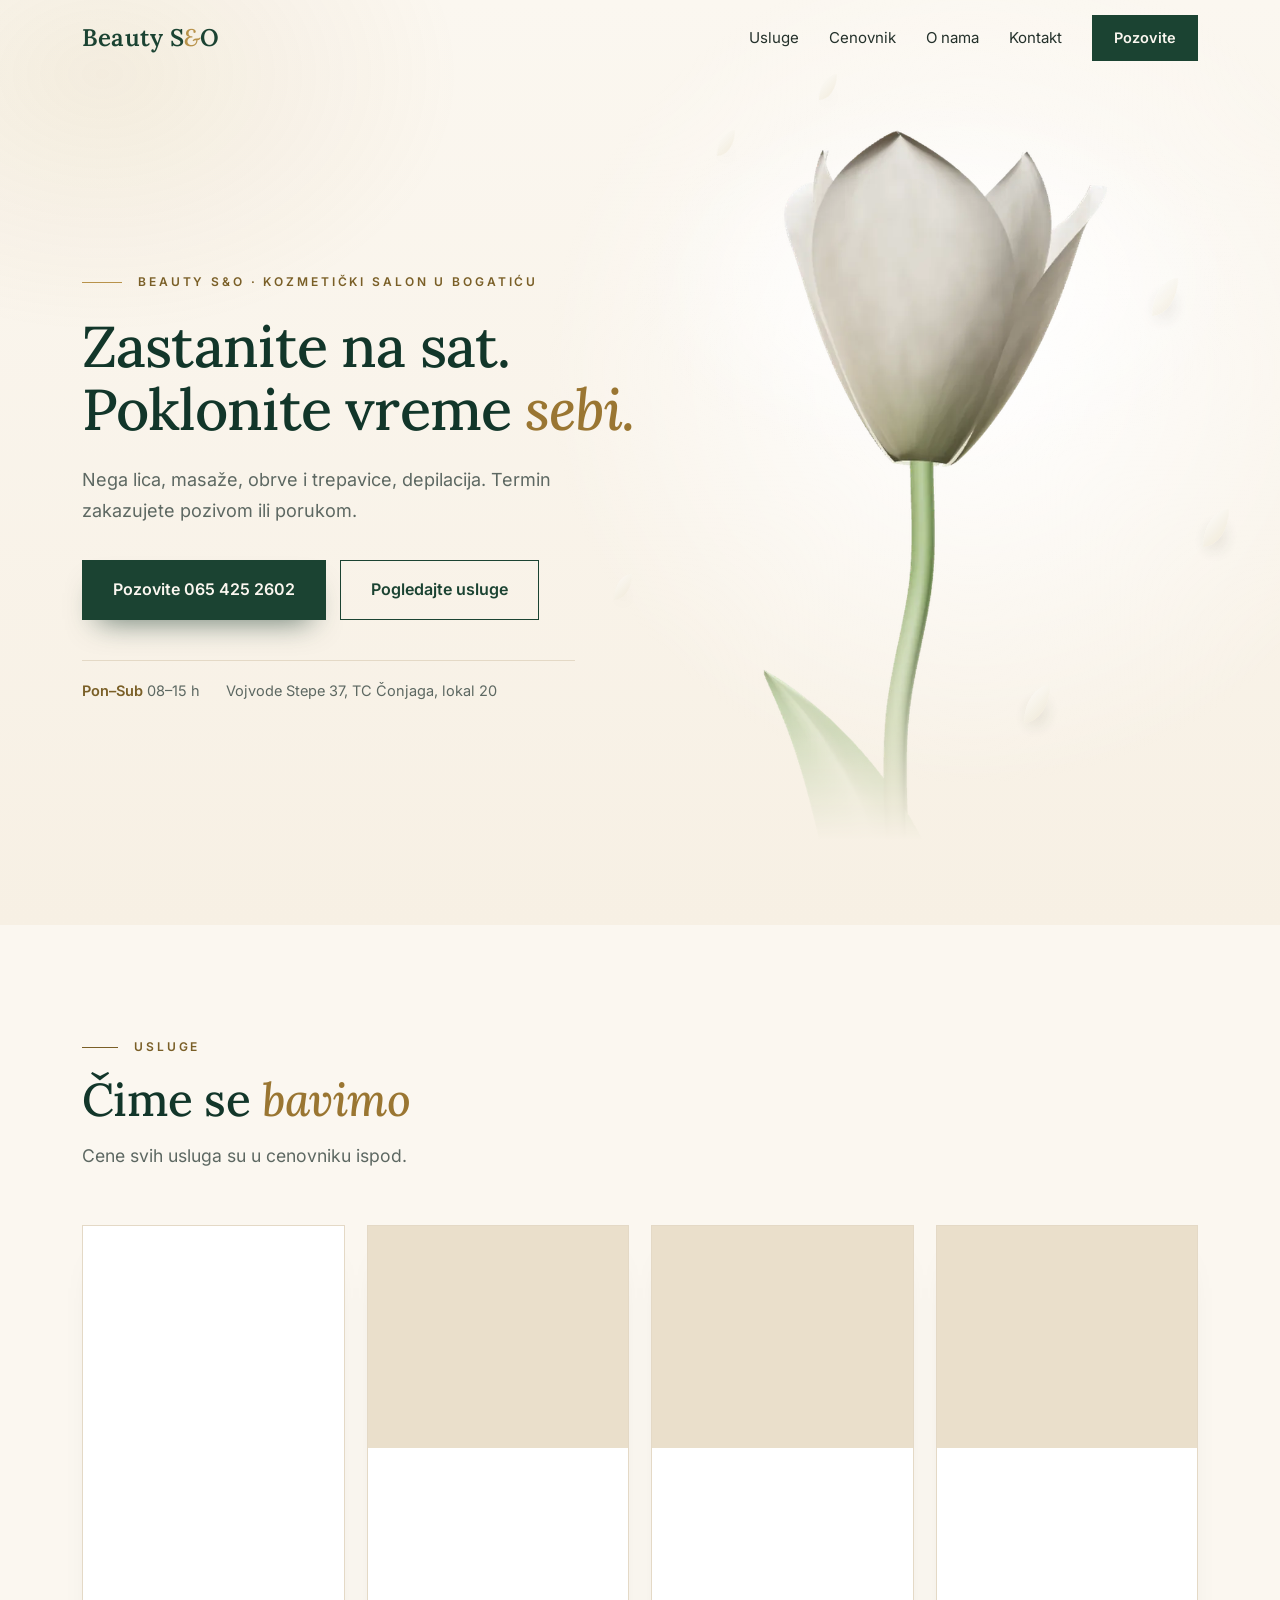
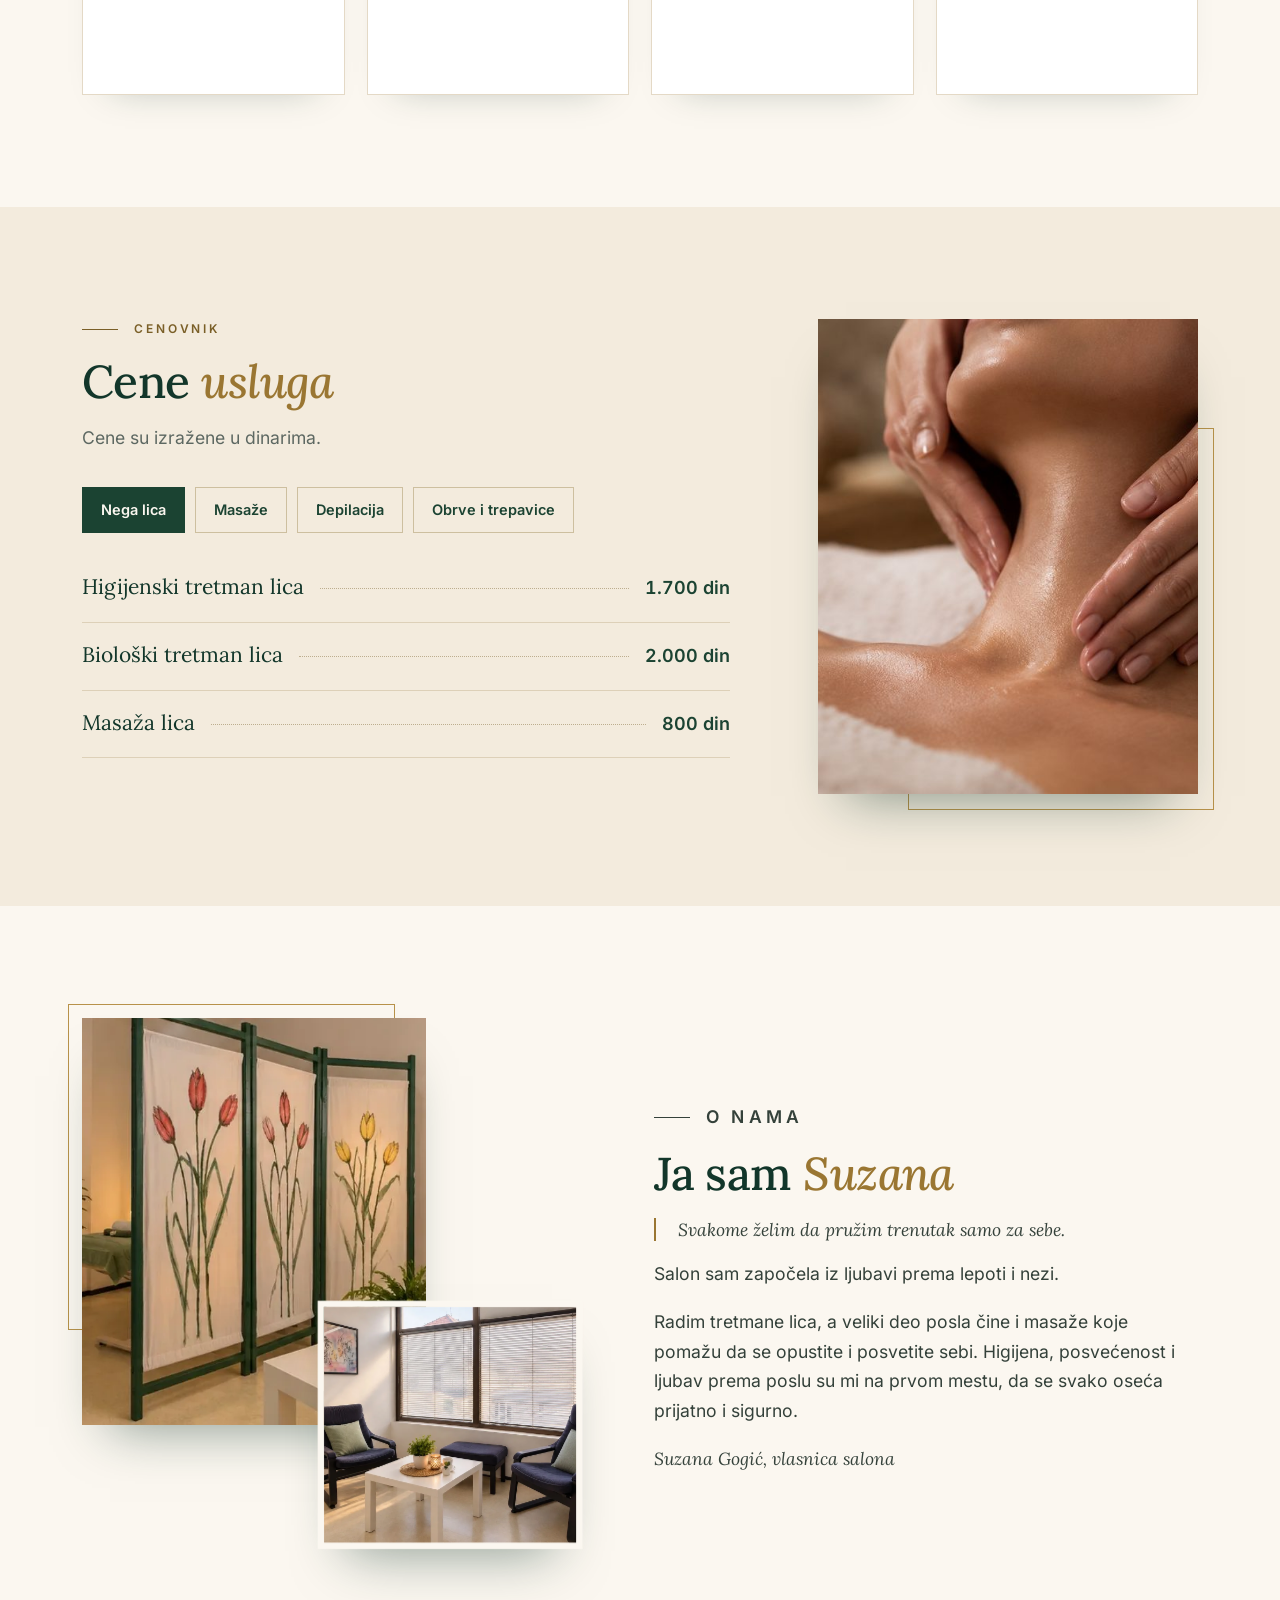
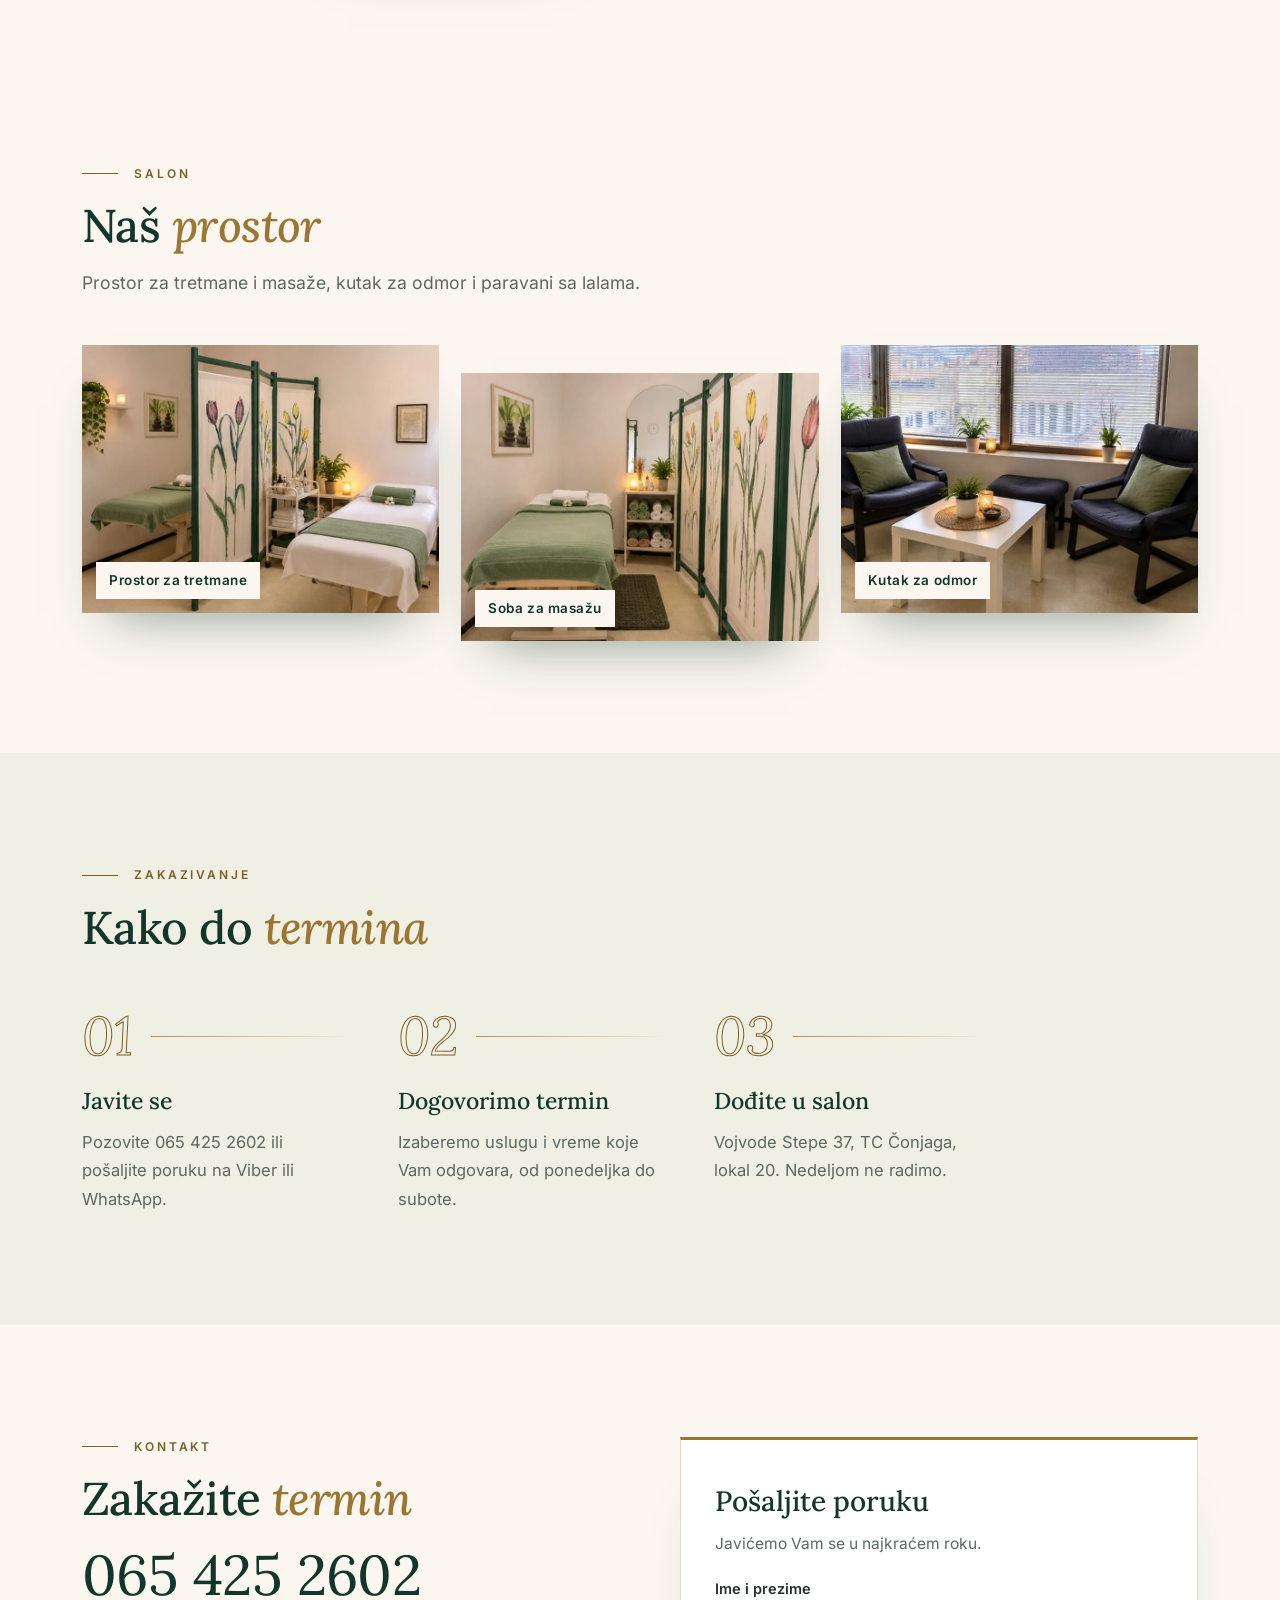
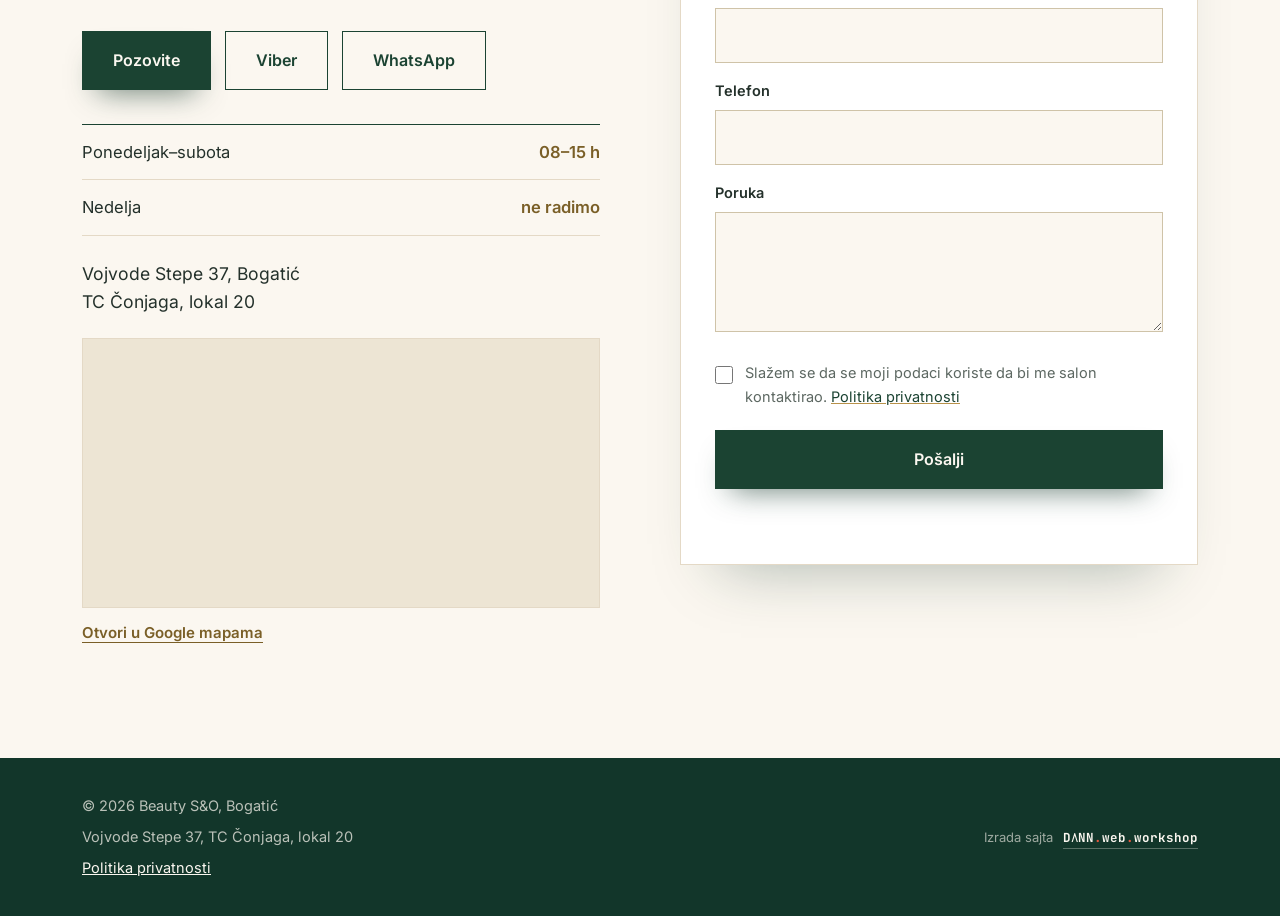
<file: index.html>
<!DOCTYPE html>
<html lang="sr">
<head>
<meta charset="UTF-8">
<meta name="viewport" content="width=device-width, initial-scale=1.0">
<meta name="google" content="notranslate">
<meta name="robots" content="noindex, nofollow">
<title>Beauty S&amp;O | Kozmetički salon Bogatić</title>
<meta name="description" content="Kozmetički salon Beauty S&amp;O u Bogatiću: nega lica, masaže, obrve i trepavice, depilacija. Vojvode Stepe 37. Radno vreme 08–15 h, nedeljom ne radimo.">

<link rel="icon" href="favicon.ico" sizes="any">
<link rel="icon" type="image/png" sizes="32x32" href="img/favicon-32x32.png">
<link rel="icon" type="image/png" sizes="16x16" href="img/favicon-16x16.png">
<link rel="apple-touch-icon" href="img/apple-touch-icon.png">
<link rel="manifest" href="site.webmanifest">
<meta property="og:type" content="website">
<meta property="og:locale" content="sr_RS">
<meta property="og:site_name" content="Beauty S&amp;O">
<meta property="og:image" content="img/og.jpg">
<meta property="og:image:width" content="1200">
<meta property="og:image:height" content="630">
<meta property="og:image:alt" content="Beauty S&amp;O, kozmetički salon u Bogatiću: Zastanite na sat. Poklonite vreme sebi">
<meta property="og:title" content="Beauty S&amp;O | Kozmetički salon Bogatić">
<meta property="og:description" content="Nega lica, masaže, obrve i trepavice, depilacija u Bogatiću. Pozovite za termin.">
<meta name="twitter:card" content="summary_large_image">
<meta name="twitter:image" content="img/og.jpg">
<link rel="preload" href="fonts/lora.woff2" as="font" type="font/woff2" crossorigin>
<link rel="stylesheet" href="style.css">
<script>document.documentElement.classList.add("js")</script>
<script type="application/ld+json">
{"@context":"https://schema.org","@type":"BeautySalon","name":"Beauty S&O","telephone":"+381654252602","address":{"@type":"PostalAddress","streetAddress":"Vojvode Stepe 37, TC Čonjaga, lokal 20","postalCode":"15350","addressLocality":"Bogatić","addressCountry":"RS"},"hasMap":"https://www.google.com/maps/search/?api=1&query=Vojvode+Stepe+37,+Bogati%C4%87","openingHoursSpecification":[{"@type":"OpeningHoursSpecification","dayOfWeek":["Monday","Tuesday","Wednesday","Thursday","Friday","Saturday"],"opens":"08:00","closes":"15:00"}]}
</script>
</head>
<body>
<header class="hdr" id="hdr">
<div class="wrap">
<a class="logo" href="#top">Beauty S<i>&amp;</i>O</a>
<button class="burger" id="burger" aria-label="Meni" aria-expanded="false" aria-controls="nav">☰</button>
<nav class="nav" id="nav">
<a href="#usluge">Usluge</a>
<a href="#cenovnik">Cenovnik</a>
<a href="#o-nama">O nama</a>
<a href="#kontakt">Kontakt</a>
<a class="cta" href="tel:+381654252602">Pozovite</a>
</nav>
</div>
</header>
<main id="top">
<section class="hero" id="hero">
<div class="petals" aria-hidden="true"><i style="--x:56%;--y:14%;--t:15s"></i><i style="--x:90%;--y:30%;--t:19s;--w:-4s"></i><i style="--x:48%;--y:62%;--t:17s;--w:-8s"></i><i style="--x:80%;--y:74%;--t:21s;--w:-2s"></i><i style="--x:64%;--y:8%;--t:23s;--w:-11s"></i><i style="--x:94%;--y:55%;--t:18s;--w:-6s"></i></div>
<div class="wrap hero-grid">
<div>
<p class="eyebrow">Beauty S&amp;O · Kozmetički salon u Bogatiću</p>
<h1><span>Zastanite na sat.</span> <span>Poklonite vreme <em>sebi.</em></span></h1>
<p class="lead">Nega lica, masaže, obrve i trepavice, depilacija. Termin zakazujete pozivom ili porukom.</p>
<div class="cta-row">
<a class="btn dkb" href="tel:+381654252602">Pozovite 065 425 2602</a>
<a class="btn line" href="#usluge">Pogledajte usluge</a>
</div>
<p class="meta"><span><b>Pon–Sub</b> 08–15 h</span><span>Vojvode Stepe 37, TC Čonjaga, lokal 20</span></p>
</div>
<div class="stage" id="stage" aria-hidden="true">
<img class="fr on" src="img/lala3.webp" alt="" width="620" height="1200" fetchpriority="high">
</div>
</div>
</section>
<section class="sec" id="usluge">
<div class="wrap">
<p class="kick rv">Usluge</p>
<h2 class="rv">Čime se <em>bavimo</em></h2>
<p class="intro rv">Cene svih usluga su u cenovniku ispod.</p>
<div class="cards">
<article class="card tilt rv"><span class="glare"></span><div class="pic" style="background-image:url(img/nega-lica.jpg)"><span class="n">01</span></div><div class="body"><h3>Nega lica</h3><p>Higijenski tretman lica<br>Biološki tretman lica<br>Masaža lica</p><a class="more" href="#c-lice">Cene od 800 din</a></div></article>
<article class="card tilt rv"><span class="glare"></span><div class="pic" style="background-image:url(https://images.pexels.com/photos/6690234/pexels-photo-6690234.jpeg?auto=compress&cs=tinysrgb&w=700)"><span class="n">02</span></div><div class="body"><h3>Masaže</h3><p>Masaža leđa<br>Relaks masaža 60 i 90 minuta<br>Anticelulit masaža</p><a class="more" href="#c-masaze">Cene od 1.200 din</a></div></article>
<article class="card tilt rv"><span class="glare"></span><div class="pic" style="background-image:url(https://images.pexels.com/photos/9486632/pexels-photo-9486632.jpeg?auto=compress&cs=tinysrgb&w=700)"><span class="n">03</span></div><div class="body"><h3>Depilacija</h3><p>Toplim i hladnim voskom<br>Lice, nausnice, pazuha, ruke, noge i prepone, brazilka</p><a class="more" href="#c-depil">Cene od 450 din</a></div></article>
<article class="card tilt rv"><span class="glare"></span><div class="pic" style="background-image:url(https://images.pexels.com/photos/3373735/pexels-photo-3373735.jpeg?auto=compress&cs=tinysrgb&w=700)"><span class="n">04</span></div><div class="body"><h3>Obrve i trepavice</h3><p>Oblikovanje obrva<br>Farbanje obrva<br>Farbanje trepavica</p><a class="more" href="#c-obrve">Cene od 450 din</a></div></article>
</div>
</div>
</section>
<section class="sec cen" id="cenovnik">
<div class="wrap cen-grid">
<div>
<p class="kick rv">Cenovnik</p>
<h2 class="rv">Cene <em>usluga</em></h2>
<p class="intro rv">Cene su izražene u dinarima.</p>
<div class="tabs rv" role="tablist" aria-label="Grupe usluga"><button class="tab" role="tab" type="button" data-t="lice" aria-selected="true">Nega lica</button><button class="tab" role="tab" type="button" data-t="masaze" aria-selected="false">Masaže</button><button class="tab" role="tab" type="button" data-t="depil" aria-selected="false">Depilacija</button><button class="tab" role="tab" type="button" data-t="obrve" aria-selected="false">Obrve i trepavice</button></div>
<div class="rv">
<div class="panel" id="p-lice" role="tabpanel" aria-label="Nega lica"><h3>Nega lica</h3>
<div class="prow"><span class="nm">Higijenski tretman lica</span><span class="dots"></span><span class="pr">1.700 din</span></div>
<div class="prow"><span class="nm">Biološki tretman lica</span><span class="dots"></span><span class="pr">2.000 din</span></div>
<div class="prow"><span class="nm">Masaža lica</span><span class="dots"></span><span class="pr">800 din</span></div>
</div>
<div class="panel" id="p-masaze" role="tabpanel" aria-label="Masaže"><h3>Masaže</h3>
<div class="prow"><span class="nm">Masaža leđa <small>30 min</small></span><span class="dots"></span><span class="pr">1.200 din</span></div>
<div class="prow"><span class="nm">Relaks masaža <small>60 min</small></span><span class="dots"></span><span class="pr">2.400 din</span></div>
<div class="prow"><span class="nm">Relaks masaža <small>90 min</small></span><span class="dots"></span><span class="pr">3.000 din</span></div>
<div class="prow"><span class="nm">Anticelulit masaža <small>45 min</small></span><span class="dots"></span><span class="pr">1.200 din</span></div>
</div>
<div class="panel" id="p-depil" role="tabpanel" aria-label="Depilacija"><h3>Depilacija</h3>
<div class="prow"><span class="nm">Nausnice</span><span class="dots"></span><span class="pr">450 din</span></div>
<div class="prow"><span class="nm">Lice</span><span class="dots"></span><span class="pr">1.000 din</span></div>
<div class="prow"><span class="nm">Pazuha</span><span class="dots"></span><span class="pr">500 din</span></div>
<div class="prow"><span class="nm">Ruke</span><span class="dots"></span><span class="pr">900 din</span></div>
<div class="prow"><span class="nm">Noge i prepone</span><span class="dots"></span><span class="pr">1.700 din</span></div>
<div class="prow"><span class="nm">Brazilka</span><span class="dots"></span><span class="pr">800 din</span></div>
</div>
<div class="panel" id="p-obrve" role="tabpanel" aria-label="Obrve i trepavice"><h3>Obrve i trepavice</h3>
<div class="prow"><span class="nm">Oblikovanje obrva</span><span class="dots"></span><span class="pr">450 din</span></div>
<div class="prow"><span class="nm">Oblikovanje i farbanje obrva</span><span class="dots"></span><span class="pr">900 din</span></div>
<div class="prow"><span class="nm">Farbanje obrva</span><span class="dots"></span><span class="pr">500 din</span></div>
<div class="prow"><span class="nm">Farbanje trepavica</span><span class="dots"></span><span class="pr">500 din</span></div>
</div>
</div>
</div>
<div class="pv rv" aria-hidden="true">
<div class="pvi" data-for="lice"><img src="img/nega-lica.jpg" alt="" width="900" height="600" loading="lazy"></div>
<div class="pvi" data-for="masaze"><img src="img/masaza-ledja.jpg" alt="" width="1100" height="733" loading="lazy"></div>
<div class="pvi tl" data-for="depil"><img src="img/lala3.webp" alt="" width="620" height="1200" loading="lazy"></div>
<div class="pvi tl" data-for="obrve"><img src="img/lala2.webp" alt="" width="620" height="1200" loading="lazy"></div>
</div>
</div>
</section>
<section class="sec" id="o-nama">
<div class="wrap about-grid">
<div class="coll rv" aria-hidden="true">
<div class="p p1" style="background-image:url(img/s4.webp);background-position:46% 50%"></div>
<div class="p p2" style="background-image:url(img/sala.webp);background-position:36% 50%"></div>
</div>
<div class="about-text">
<p class="kick rv">O nama</p>
<h2 class="rv">Ja sam <em>Suzana</em></h2>
<p class="pull rv">Svakome želim da pružim trenutak samo za sebe.</p>
<p class="rv">Salon sam započela iz ljubavi prema lepoti i nezi.</p>
<p class="rv">Radim tretmane lica, a veliki deo posla čine i masaže koje pomažu da se opustite i posvetite sebi. Higijena, posvećenost i ljubav prema poslu su mi na prvom mestu, da se svako oseća prijatno i sigurno.</p>
<p class="sig rv">Suzana Gogić, vlasnica salona</p>
</div>
</div>
</section>
<section class="sec" id="salon">
<div class="wrap">
<p class="kick rv">Salon</p>
<h2 class="rv">Naš <em>prostor</em></h2>
<p class="intro rv">Prostor za tretmane i masaže, kutak za odmor i paravani sa lalama.</p>
<div class="gal">
<figure class="rv"><img src="img/s1.webp" alt="Prostor za tretmane sa dva kreveta i paravanom sa lalama" width="792" height="592" loading="lazy"><figcaption>Prostor za tretmane</figcaption></figure>
<figure class="rv"><img src="img/s2.webp" alt="Soba za masažu sa paravanom sa lalama i policom sa peškirima" width="790" height="592" loading="lazy"><figcaption>Soba za masažu</figcaption></figure>
<figure class="rv"><img src="img/s3.webp" alt="Kutak za odmor sa foteljama i stočićem pored prozora" width="792" height="590" loading="lazy"><figcaption>Kutak za odmor</figcaption></figure>
</div>
</div>
</section>
<section class="sec steps-sec" id="zakazivanje">
<div class="wrap">
<p class="kick rv">Zakazivanje</p>
<h2 class="rv">Kako do <em>termina</em></h2>
<ol class="steps">
<li class="rv"><span class="sn">01</span><h3>Javite se</h3><p>Pozovite 065 425 2602 ili pošaljite poruku na Viber ili WhatsApp.</p></li>
<li class="rv"><span class="sn">02</span><h3>Dogovorimo termin</h3><p>Izaberemo uslugu i vreme koje Vam odgovara, od ponedeljka do subote.</p></li>
<li class="rv"><span class="sn">03</span><h3>Dođite u salon</h3><p>Vojvode Stepe 37, TC Čonjaga, lokal 20. Nedeljom ne radimo.</p></li>
</ol>
</div>
</section>
<section class="sec kon" id="kontakt">
<div class="wrap contact">
<div>
<p class="kick rv">Kontakt</p>
<h2 class="rv">Zakažite <em>termin</em></h2>
<a class="big rv" href="tel:+381654252602">065 425 2602</a>
<div class="cta-row rv" style="margin-top:0">
<a class="btn dkb" href="tel:+381654252602">Pozovite</a>
<a class="btn line" href="viber://chat?number=%2B381654252602">Viber</a>
<a class="btn line" href="https://wa.me/381654252602" target="_blank" rel="noopener">WhatsApp</a>
</div>
<div class="hours rv">
<div><span>Ponedeljak–subota</span><span>08–15 h</span></div>
<div><span>Nedelja</span><span>ne radimo</span></div>
</div>
<p class="addr rv">Vojvode Stepe 37, Bogatić<br>TC Čonjaga, lokal 20</p>
<div class="map rv"><iframe title="Beauty S&amp;O na Google mapi" src="https://www.google.com/maps?q=Vojvode+Stepe+37,+Bogati%C4%87&amp;output=embed" loading="lazy" referrerpolicy="no-referrer-when-downgrade" allowfullscreen></iframe></div>
<a class="maplink rv" href="https://www.google.com/maps/search/?api=1&amp;query=Vojvode+Stepe+37,+Bogati%C4%87" target="_blank" rel="noopener">Otvori u Google mapama</a>
</div>
<form id="kform" class="rv" novalidate>
<h3>Pošaljite poruku</h3>
<p class="sub">Javićemo Vam se u najkraćem roku.</p>
<div class="hp"><label for="website">Ne popunjavajte</label><input type="text" id="website" name="website" tabindex="-1" autocomplete="off"></div>
<label for="ime">Ime i prezime</label>
<input type="text" id="ime" name="ime" autocomplete="name">
<label for="tel">Telefon</label>
<input type="tel" id="tel" name="tel" autocomplete="tel">
<label for="poruka">Poruka</label>
<textarea id="poruka" name="poruka"></textarea>
<label class="chk"><input type="checkbox" name="saglasnost"><span>Slažem se da se moji podaci koriste da bi me salon kontaktirao. <a href="politika-privatnosti.html">Politika privatnosti</a></span></label>
<button class="btn dkb" type="submit" style="width:100%">Pošalji</button>
<p class="msg" id="kmsg" role="status"></p>
</form>
</div>
</section>
</main>
<footer class="ftr">
<div class="wrap">
<div class="fl">
<span>© 2026 Beauty S&amp;O, Bogatić</span>
<span>Vojvode Stepe 37, TC Čonjaga, lokal 20</span>
<a href="politika-privatnosti.html">Politika privatnosti</a>
</div>
<a class="made" href="https://dannwebworkshop.rs" target="_blank" rel="noopener" aria-label="Izrada sajta: DANN.web.workshop"><span class="mt">Izrada sajta</span><span class="wm" aria-hidden="true">D<svg class="lam" viewBox="0 0 60 73" aria-hidden="true" focusable="false"><path d="M9 73L30 6l21 67" fill="none" stroke="currentColor" stroke-width="9" stroke-linejoin="miter" stroke-miterlimit="10"/></svg>NN<i>.</i>web<i>.</i>workshop</span></a>
</div>
</footer>
<a class="float" href="tel:+381654252602" aria-label="Pozovite salon">Pozovite</a>
<script src="app.js" defer></script>
</body>
</html>
</file>
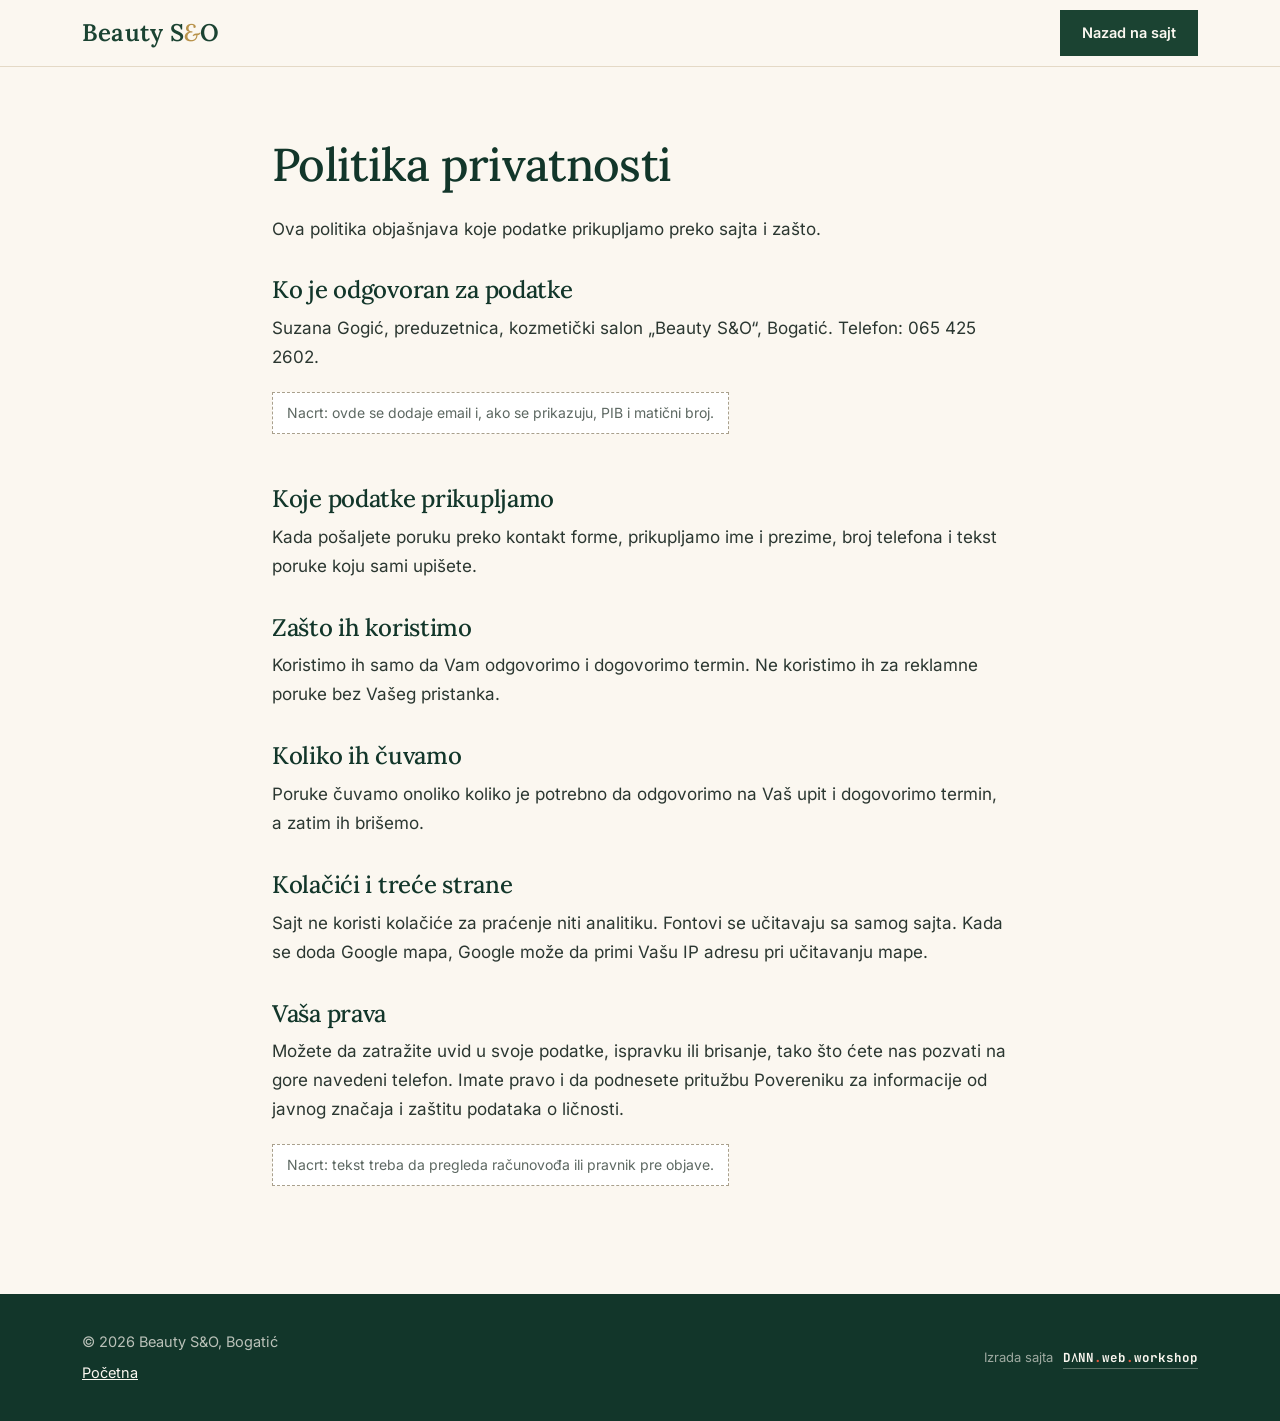
<file: politika-privatnosti.html>
<!DOCTYPE html>
<html lang="sr">
<head>
<meta charset="UTF-8">
<meta name="viewport" content="width=device-width, initial-scale=1.0">
<meta name="google" content="notranslate">
<meta name="robots" content="noindex, nofollow">
<title>Politika privatnosti | Beauty S&amp;O</title>
<meta name="description" content="Politika privatnosti salona Beauty S&amp;O: koje podatke prikupljamo preko kontakt forme i kako ih koristimo.">
<meta name="theme-color" content="#FBF8F2">
<link rel="icon" href="favicon.ico" sizes="any">
<link rel="icon" type="image/png" sizes="32x32" href="img/favicon-32x32.png">
<link rel="apple-touch-icon" href="img/apple-touch-icon.png">
<link rel="stylesheet" href="style.css">
</head>
<body>
<header class="hdr solid" id="hdr">
<div class="wrap">
<a class="logo" href="index.html">Beauty S<i>&amp;</i>O</a>
<nav class="nav back" id="nav"><a class="cta" href="index.html">Nazad na sajt</a></nav>
</div>
</header>
<main class="leg" id="top">
<h1>Politika privatnosti</h1>
<p>Ova politika objašnjava koje podatke prikupljamo preko sajta i zašto.</p>
<h2>Ko je odgovoran za podatke</h2>
<p>Suzana Gogić, preduzetnica, kozmetički salon „Beauty S&amp;O“, Bogatić. Telefon: 065 425 2602.</p>
<p class="ph">Nacrt: ovde se dodaje email i, ako se prikazuju, PIB i matični broj.</p>
<h2>Koje podatke prikupljamo</h2>
<p>Kada pošaljete poruku preko kontakt forme, prikupljamo ime i prezime, broj telefona i tekst poruke koju sami upišete.</p>
<h2>Zašto ih koristimo</h2>
<p>Koristimo ih samo da Vam odgovorimo i dogovorimo termin. Ne koristimo ih za reklamne poruke bez Vašeg pristanka.</p>
<h2>Koliko ih čuvamo</h2>
<p>Poruke čuvamo onoliko koliko je potrebno da odgovorimo na Vaš upit i dogovorimo termin, a zatim ih brišemo.</p>
<h2>Kolačići i treće strane</h2>
<p>Sajt ne koristi kolačiće za praćenje niti analitiku. Fontovi se učitavaju sa samog sajta. Kada se doda Google mapa, Google može da primi Vašu IP adresu pri učitavanju mape.</p>
<h2>Vaša prava</h2>
<p>Možete da zatražite uvid u svoje podatke, ispravku ili brisanje, tako što ćete nas pozvati na gore navedeni telefon. Imate pravo i da podnesete pritužbu Povereniku za informacije od javnog značaja i zaštitu podataka o ličnosti.</p>
<p class="ph">Nacrt: tekst treba da pregleda računovođa ili pravnik pre objave.</p>
</main>
<footer class="ftr">
<div class="wrap">
<div class="fl">
<span>© 2026 Beauty S&amp;O, Bogatić</span>
<a href="index.html">Početna</a>
</div>
<a class="made" href="https://dannwebworkshop.rs" target="_blank" rel="noopener" aria-label="Izrada sajta: DANN.web.workshop"><span class="mt">Izrada sajta</span><span class="wm" aria-hidden="true">D<svg class="lam" viewBox="0 0 60 73" aria-hidden="true" focusable="false"><path d="M9 73L30 6l21 67" fill="none" stroke="currentColor" stroke-width="9" stroke-linejoin="miter" stroke-miterlimit="10"/></svg>NN<i>.</i>web<i>.</i>workshop</span></a>
</div>
</footer>
<script src="app.js" defer></script>
</body>
</html>
</file>
<file: style.css>
@font-face{font-family:'Inter';font-weight:400;font-display:swap;src:url(fonts/in-400.woff2) format('woff2');unicode-range:U+0000-00FF,U+0131,U+0152-0153,U+02BB-02BC,U+02C6,U+02DA,U+02DC,U+2000-206F,U+20AC,U+2122,U+2191,U+2193,U+2212,U+2215,U+FEFF,U+FFFD}
@font-face{font-family:'Inter';font-weight:400;font-display:swap;src:url(fonts/in-400-x.woff2) format('woff2');unicode-range:U+0100-02BA,U+02BD-02C5,U+02C7-02CC,U+02CE-02D7,U+02DD-02FF,U+0304,U+0308,U+0329,U+1D00-1DBF,U+1E00-1E9F,U+1EF2-1EFF,U+2020,U+20A0-20AB,U+20AD-20C0,U+2113,U+2C60-2C7F,U+A720-A7FF}
@font-face{font-family:'Inter';font-weight:600;font-display:swap;src:url(fonts/in-600.woff2) format('woff2');unicode-range:U+0000-00FF,U+0131,U+0152-0153,U+02BB-02BC,U+02C6,U+02DA,U+02DC,U+2000-206F,U+20AC,U+2122,U+2191,U+2193,U+2212,U+2215,U+FEFF,U+FFFD}
@font-face{font-family:'Inter';font-weight:600;font-display:swap;src:url(fonts/in-600-x.woff2) format('woff2');unicode-range:U+0100-02BA,U+02BD-02C5,U+02C7-02CC,U+02CE-02D7,U+02DD-02FF,U+0304,U+0308,U+0329,U+1D00-1DBF,U+1E00-1E9F,U+1EF2-1EFF,U+2020,U+20A0-20AB,U+20AD-20C0,U+2113,U+2C60-2C7F,U+A720-A7FF}
@font-face{font-family:'Lora';font-style:normal;font-weight:400 700;font-display:swap;src:url(fonts/lora.woff2) format('woff2')}
@font-face{font-family:'Lora';font-style:italic;font-weight:400 700;font-display:swap;src:url(fonts/lora-i.woff2) format('woff2')}
@font-face{font-family:'JetBrains Mono';font-weight:700;font-display:swap;src:url(fonts/jb-700.woff2) format('woff2')}
:root{--ink:#24312B;--green:#1B4332;--green2:#12362A;--cream:#FBF7F0;--paper:#F3EBDD;--blush:#F0EFE4;--gold:#B8924A;--goldd:#7A5F27;--rose:#9A7632;--line:#E4D9C6;--soft:#5D6862;--ser:'Lora',Georgia,'Times New Roman',serif;--san:'Inter',system-ui,-apple-system,'Segoe UI',Roboto,sans-serif;--ease:cubic-bezier(.2,.8,.2,1)}
*{box-sizing:border-box;margin:0;padding:0}
html{scroll-behavior:smooth;scroll-padding-top:84px;-webkit-text-size-adjust:100%}
body{font-family:var(--san);background:var(--cream);color:var(--ink);line-height:1.7;font-size:17px;-webkit-font-smoothing:antialiased;overflow-x:hidden}
a{color:inherit}
img{max-width:100%;display:block}
button{font:inherit}
.wrap{max-width:1160px;margin:0 auto;padding-inline:22px}
a:focus-visible,button:focus-visible{outline:2px solid var(--green);outline-offset:3px}
.hdr{position:fixed;top:0;left:0;right:0;z-index:60;height:76px;transition:background .35s,box-shadow .35s,height .35s;color:var(--green)}
.hdr .wrap{display:flex;align-items:center;gap:22px;height:100%}
.hdr.s,.hdr.solid{background:rgba(251,247,240,.93);backdrop-filter:blur(12px);-webkit-backdrop-filter:blur(12px);box-shadow:0 1px 0 var(--line);height:66px}
.logo{font-family:var(--ser);font-size:24px;font-weight:600;text-decoration:none;letter-spacing:.01em;white-space:nowrap;color:inherit}
.logo i{color:var(--gold);font-weight:500}
.nav{display:flex;gap:30px;margin-left:auto;align-items:center}
.nav a{text-decoration:none;font-size:15px;position:relative;padding:6px 0;color:var(--ink)}
.nav a:not(.cta)::after{content:'';position:absolute;left:0;right:0;bottom:0;height:1px;background:var(--gold);transform:scaleX(0);transform-origin:left;transition:transform .35s var(--ease)}
.nav a:not(.cta):hover::after{transform:scaleX(1)}
.nav .cta{background:var(--green);color:var(--cream);padding:11px 22px;font-weight:600;font-size:14.5px;transition:background .25s,transform .25s}
.nav .cta:hover{background:var(--green2);transform:translateY(-2px)}
.burger{display:none;margin-left:auto;background:none;border:1px solid var(--green);color:var(--green);width:46px;height:46px;font-size:20px;cursor:pointer}
.hero{position:relative;min-height:100vh;min-height:100svh;display:flex;align-items:center;overflow:hidden;background:radial-gradient(46% 62% at 76% 40%,rgba(255,255,255,.95) 0%,rgba(255,255,255,0) 72%),radial-gradient(40% 40% at 8% 8%,rgba(184,146,74,.1) 0%,rgba(184,146,74,0) 70%),linear-gradient(180deg,#FBF7F0 0%,#F7F0E4 100%)}
.hero-grid{position:relative;display:grid;grid-template-columns:1.05fr .95fr;gap:30px;align-items:center;padding-block:120px 70px;width:100%}
.eyebrow{font-size:12px;letter-spacing:.24em;text-transform:uppercase;color:var(--goldd);font-weight:600;margin-bottom:22px;display:flex;align-items:center;gap:16px}
.eyebrow::before{content:'';width:40px;height:1px;background:var(--gold);flex-shrink:0}
h1{font-family:var(--ser);font-weight:500;font-size:clamp(34px,4.5vw,60px);line-height:1.1;letter-spacing:-.015em;color:var(--green2);max-width:12em;text-wrap:balance}
h1 span{display:block}
h1 em{font-style:italic;color:var(--rose)}
.lead{font-size:18px;max-width:29em;margin-top:24px;color:var(--soft)}
.cta-row{display:flex;flex-wrap:wrap;gap:14px;margin-top:34px}
.hero-grid>div:first-child>*{opacity:0;animation:fade .9s var(--ease) forwards}
.hero-grid>div:first-child>:nth-child(2){animation-delay:.12s}.hero-grid>div:first-child>:nth-child(3){animation-delay:.24s}.hero-grid>div:first-child>:nth-child(4){animation-delay:.36s}.hero-grid>div:first-child>:nth-child(5){animation-delay:.48s}
@keyframes fade{from{opacity:0;transform:translateY(14px)}to{opacity:1;transform:none}}
.btn{display:inline-flex;align-items:center;justify-content:center;gap:8px;text-decoration:none;font-weight:600;font-size:16px;padding:15px 30px;border:1px solid transparent;cursor:pointer;font-family:var(--san);min-height:54px;transition:background .25s,color .25s,border-color .25s,transform .25s var(--ease),box-shadow .25s}
.btn:hover{transform:translateY(-3px)}
.btn.dkb{background:var(--green);color:var(--cream);box-shadow:0 16px 30px -16px rgba(18,54,42,.7)}
.btn.dkb:hover{background:var(--green2)}
.btn.line{border-color:var(--green);color:var(--green)}
.btn.line:hover{background:var(--green);color:var(--cream)}
.meta{display:flex;flex-wrap:wrap;gap:6px 26px;margin-top:40px;padding-top:18px;border-top:1px solid var(--line);font-size:14.5px;color:var(--soft);max-width:34em}
.meta b{color:var(--goldd);font-weight:600}
.stage{position:relative;width:100%;max-width:380px;margin-inline:auto;aspect-ratio:620/1200;perspective:1200px;opacity:0;animation:fade 1.2s .25s var(--ease) forwards}
.stage::before{content:'';position:absolute;left:-30%;right:-30%;top:-4%;height:52%;background:radial-gradient(closest-side,rgba(255,255,255,.9),rgba(255,255,255,0));pointer-events:none}
.stage .fr{position:absolute;inset:0;width:100%;height:100%;opacity:0;transition:opacity .25s linear;-webkit-mask-image:linear-gradient(180deg,#000 0%,#000 62%,transparent 98%);mask-image:linear-gradient(180deg,#000 0%,#000 62%,transparent 98%);animation:flt 7s ease-in-out infinite;pointer-events:none;user-select:none}
.stage .fr.on{opacity:1}
.sec{padding-block:112px;position:relative}
.kick{font-size:12px;letter-spacing:.24em;text-transform:uppercase;color:var(--goldd);font-weight:600;margin-bottom:16px;display:flex;align-items:center;gap:16px}
.kick::before{content:'';width:36px;height:1px;background:currentColor}
h2{font-family:var(--ser);font-weight:500;font-size:clamp(30px,3.6vw,46px);line-height:1.12;letter-spacing:-.012em;color:var(--green2);text-wrap:balance}
h2 em{font-style:italic;color:var(--rose)}
.intro{max-width:34em;color:var(--soft);font-size:17.5px;margin-top:16px}
.cards{display:grid;grid-template-columns:repeat(4,1fr);gap:22px;margin-top:54px;perspective:1400px}
.card{position:relative;background:#fff;border:1px solid var(--line);display:flex;flex-direction:column;transform-style:preserve-3d;transform:rotateX(var(--crx,0deg)) rotateY(var(--cry,0deg));transition:transform .4s var(--ease),box-shadow .4s;box-shadow:0 20px 36px -30px rgba(18,54,42,.35)}
.card:hover{box-shadow:0 34px 50px -30px rgba(18,54,42,.45)}
.card .pic{aspect-ratio:4/3.4;background-color:#EADFCB;background-image:linear-gradient(160deg,#F4EDDD,#E2D6BC);background-size:cover;background-position:center;position:relative}
.card .n{position:absolute;left:16px;top:12px;font-family:var(--ser);font-style:italic;font-size:19px;color:#fff;text-shadow:0 1px 8px rgba(0,0,0,.35)}
.card .body{padding:22px 22px 24px;display:flex;flex-direction:column;flex:1;transform:translateZ(18px)}
.card h3{font-family:var(--ser);font-weight:500;font-size:23px;line-height:1.15;margin-bottom:10px;color:var(--green2)}
.card p{color:var(--soft);font-size:15.5px;margin-bottom:20px}
.card .more{margin-top:auto;padding-top:14px;font-size:14px;font-weight:600;color:var(--goldd);text-decoration:none;border-top:1px solid var(--line);display:flex;justify-content:space-between;align-items:center}
.card .more::after{content:'\2192';transition:transform .3s var(--ease)}
.card:hover .more::after{transform:translateX(6px)}
.glare{position:absolute;inset:0;pointer-events:none;background:radial-gradient(circle at var(--gx,50%) var(--gy,0%),rgba(255,255,255,.4),rgba(255,255,255,0) 55%);opacity:0;transition:opacity .3s;z-index:3}
.card:hover .glare{opacity:1}
.cen{background:var(--paper)}
.cen-grid{display:grid;grid-template-columns:1.25fr .75fr;gap:80px;align-items:start}
.tabs{display:flex;flex-wrap:wrap;gap:10px;margin-top:34px}
.tab{background:transparent;border:1px solid #CDBF9F;color:var(--green);padding:10px 18px;font-size:14.5px;font-weight:600;cursor:pointer;transition:background .25s,color .25s,border-color .25s}
.tab:hover{border-color:var(--green)}
.tab[aria-selected=true]{background:var(--green);color:var(--cream);border-color:var(--green)}
.panel{margin-top:22px}
.panel>h3{font-family:var(--ser);font-style:italic;font-weight:500;font-size:23px;color:var(--rose);margin:40px 0 4px}
.panel:first-of-type>h3{margin-top:0}
.js .panel>h3{display:none}
.prow{display:flex;align-items:baseline;gap:16px;padding:18px 0;border-bottom:1px solid #DDD0B8;transition:padding .35s var(--ease)}
.prow:hover{padding-left:10px}
.prow .nm{font-family:var(--ser);font-size:21px;color:var(--green2);line-height:1.25}
.prow small{font-family:var(--san);font-size:14px;color:var(--soft);margin-left:8px}
.prow .dots{flex:1;border-bottom:1px dotted #BDAE8F;transform:translateY(-5px);min-width:20px}
.prow .pr{font-weight:600;color:var(--green);font-size:18px;white-space:nowrap;font-variant-numeric:tabular-nums;margin-left:auto}
.panel.in .prow{animation:fade .6s var(--ease) both}
.panel.in .prow:nth-child(3){animation-delay:.06s}.panel.in .prow:nth-child(4){animation-delay:.12s}.panel.in .prow:nth-child(5){animation-delay:.18s}.panel.in .prow:nth-child(6){animation-delay:.24s}.panel.in .prow:nth-child(7){animation-delay:.3s}
.pv{position:sticky;top:104px;aspect-ratio:4/5;max-width:380px;margin-left:auto;width:100%}
.pv::before{content:'';position:absolute;right:-16px;bottom:-16px;width:80%;height:80%;border:1px solid var(--gold)}
.pvi{position:absolute;inset:0;opacity:0;transition:opacity .6s var(--ease);box-shadow:0 30px 50px -28px rgba(18,54,42,.5);background:var(--blush);overflow:hidden}
.pvi.on{opacity:1}
.pvi img{width:100%;height:100%;object-fit:cover}
.pvi.tl img{object-fit:contain;object-position:50% 20%;padding:8% 10% 0}
.about-grid{display:grid;grid-template-columns:.95fr 1.05fr;gap:80px;align-items:center}
.coll{position:relative;aspect-ratio:1/1.06;max-width:500px;width:100%;perspective:1200px}
.coll .p{position:absolute;background-color:#EADFCB;background-image:linear-gradient(160deg,#F4EDDD,#E2D6BC);background-size:cover;background-position:center;box-shadow:0 30px 50px -28px rgba(18,54,42,.5)}
.coll .p1{left:0;top:0;width:70%;height:78%;transform:rotateY(var(--ry2,0deg)) rotateX(var(--rx2,0deg))}
.coll .p2{right:0;bottom:0;width:52%;height:46%;border:6px solid var(--cream);transform:translateZ(40px) rotateY(var(--ry2,0deg)) rotateX(var(--rx2,0deg))}
.coll::before{content:'';position:absolute;left:-14px;top:-14px;width:66%;height:62%;border:1px solid var(--gold)}
.about-text p{font-size:17.5px;margin-top:18px;color:#34413A}
.pull{font-family:var(--ser);font-style:italic;font-size:clamp(21px,2.3vw,27px);line-height:1.35;color:var(--green2);margin-top:24px;padding-left:22px;border-left:2px solid var(--rose)}
.sig{font-family:var(--ser);font-style:italic;color:var(--goldd);font-size:19px;margin-top:22px}
.steps-sec{background:var(--blush);overflow:hidden}
.steps{list-style:none;display:grid;grid-template-columns:repeat(3,1fr);gap:48px;margin-top:56px;position:relative;max-width:900px}
.steps li{position:relative}
.sn{display:flex;align-items:center;gap:18px;font-family:var(--ser);font-style:italic;font-size:54px;line-height:1;color:transparent;-webkit-text-stroke:1px var(--goldd);margin-bottom:18px}
.sn::after{content:'';flex:1;height:1px;background:linear-gradient(90deg,var(--gold),rgba(184,146,74,0))}
.steps h3{font-family:var(--ser);font-weight:500;font-size:23px;margin-bottom:8px;color:var(--green2)}
.steps p{color:var(--soft);font-size:16.5px;max-width:19em}
.tl2{position:absolute;right:3%;top:34px;width:210px;aspect-ratio:620/1200;pointer-events:none;-webkit-mask-image:linear-gradient(180deg,#000 52%,transparent 96%);mask-image:linear-gradient(180deg,#000 52%,transparent 96%);transform:rotate(-6deg);transform-origin:50% 0;filter:drop-shadow(0 24px 26px rgba(70,60,40,.2))}
.kon{background:var(--cream)}
.contact{display:grid;grid-template-columns:1fr 1fr;gap:80px;align-items:start}
.big{font-family:var(--ser);font-size:clamp(34px,4.6vw,56px);line-height:1.05;display:block;margin:22px 0 26px;text-decoration:none;color:var(--green2);letter-spacing:-.01em}
.big:hover{color:var(--rose)}
.hours{margin-top:34px;border-top:1px solid var(--green)}
.hours div{display:flex;justify-content:space-between;padding:13px 0;border-bottom:1px solid var(--line);font-size:16.5px}
.hours div span:last-child{color:var(--goldd);font-weight:600}
.addr{margin-top:24px;font-size:17.5px;line-height:1.6;color:var(--ink)}
.map{margin-top:22px;border:1px solid var(--line);height:270px;background:#EDE5D4;overflow:hidden}
.map iframe{display:block;width:100%;height:100%;border:0}
.maplink{display:inline-block;margin-top:12px;font-size:15px;font-weight:600;color:var(--goldd);text-decoration:underline;text-underline-offset:4px}
form{background:#fff;color:var(--ink);padding:38px 34px;border:1px solid var(--line);border-top:3px solid var(--rose);box-shadow:0 40px 60px -40px rgba(18,54,42,.35)}
form h3{font-family:var(--ser);font-weight:500;font-size:28px;margin-bottom:6px;color:var(--green2)}
form .sub{color:var(--soft);font-size:15.5px;margin-bottom:20px}
label{display:block;font-size:14.5px;font-weight:600;margin:16px 0 6px}
input[type=text],input[type=tel],textarea{width:100%;font:inherit;font-size:16px;padding:13px 14px;border:1px solid #CFC3A8;background:var(--cream);color:var(--ink);border-radius:0;transition:border-color .25s,box-shadow .25s}
textarea{min-height:120px;resize:vertical}
input:focus,textarea:focus{outline:none;border-color:var(--green);box-shadow:0 0 0 3px rgba(184,146,74,.3)}
.chk{display:flex;gap:12px;align-items:flex-start;margin:20px 0;font-size:14.5px;font-weight:400;color:var(--soft)}
.chk input{margin-top:5px;width:18px;height:18px;flex-shrink:0;accent-color:var(--green)}
.chk a{color:var(--green);text-decoration-color:var(--gold)}
.hp{position:absolute;left:-9999px;width:1px;height:1px;overflow:hidden}
.msg{margin-top:14px;font-size:15px;min-height:1.5em}
.msg.ok{color:#1F6B45}.msg.er{color:#9A3324}
.ftr{background:var(--green2);color:rgba(251,247,240,.72);padding-block:36px;font-size:14.5px}
.ftr .wrap{display:flex;flex-wrap:wrap;gap:18px 30px;justify-content:space-between;align-items:center}
.ftr .fl{display:flex;flex-direction:column;gap:6px}
.ftr a{color:var(--cream)}
.ftr .made{display:inline-flex;align-items:baseline;gap:10px;text-decoration:none;color:rgba(251,247,240,.6);font-size:13px;padding:6px 0}
.ftr .made .wm{font-family:'JetBrains Mono',ui-monospace,Menlo,Consolas,monospace;font-weight:700;font-size:12.5px;color:var(--cream);border-bottom:1px solid rgba(251,247,240,.3);transition:border-color .25s;white-space:nowrap}
.ftr .made .wm i{font-style:normal;color:#E4573D}
.ftr .made .lam{display:inline-block;width:.6em;height:.73em;vertical-align:baseline}
.ftr .made:hover .wm{border-color:#E4573D}
.float{display:none}
.rv{opacity:0;transform:perspective(900px) translateY(26px) rotateX(11deg);transform-origin:50% 100%;transition:opacity .8s var(--ease),transform .8s var(--ease);transition-delay:var(--d,0s)}
.rv.in{opacity:1;transform:none}
.stage{transform-style:preserve-3d;will-change:transform}
@keyframes flt{0%,100%{translate:0 0;rotate:-.6deg}50%{translate:0 -10px;rotate:.8deg}}
.petals{position:absolute;inset:0;pointer-events:none;perspective:900px;overflow:hidden}
.petals i{position:absolute;display:block;width:26px;height:38px;border-radius:100% 0 100% 0;background:linear-gradient(135deg,#fff,#EDE5D0);box-shadow:0 10px 18px -8px rgba(60,50,30,.35);opacity:.85;animation:drift var(--t,16s) ease-in-out infinite;animation-delay:var(--w,0s);left:var(--x);top:var(--y);transform-style:preserve-3d}
.petals i:nth-child(odd){width:18px;height:26px;opacity:.7;filter:blur(.6px)}
@keyframes drift{0%{transform:translate3d(0,0,0) rotate3d(1,.4,0,0deg)}50%{transform:translate3d(30px,60px,80px) rotate3d(1,.6,.3,200deg)}100%{transform:translate3d(0,0,0) rotate3d(1,.4,0,360deg)}}
.leg{max-width:780px;margin:0 auto;padding:140px 22px 90px}
.leg h1{font-size:clamp(32px,4.4vw,46px);margin-bottom:24px;max-width:none}
.leg h2{font-size:24px;margin:34px 0 10px}
.leg p,.leg li{margin-bottom:12px;color:#2B3731}
.leg .ph{display:inline-block;font-size:14px;color:var(--soft);border:1px dashed #A9A08C;padding:8px 14px;background:#fff;margin:8px 0 18px}
.nav.back{display:flex!important;position:static!important;background:none!important;flex-direction:row!important;padding:0!important}
.nav.back a.cta{color:var(--cream)!important;font-family:var(--san)!important;font-size:14.5px!important;padding:11px 22px!important}
@media(max-width:1000px){.petals i:nth-child(n+4){display:none}.hero-grid>div:first-child{position:relative;z-index:1}.hero-grid{grid-template-columns:1fr;gap:6px;padding-block:84px 56px}.stage{position:absolute;right:-70px;top:70px;width:310px;max-width:none;margin:0;z-index:0;opacity:.55;animation:none;aspect-ratio:620/820;overflow:hidden;-webkit-mask-image:radial-gradient(ellipse 46% 56% at 50% 42%,#000 62%,transparent 100%);mask-image:radial-gradient(ellipse 46% 56% at 50% 42%,#000 62%,transparent 100%)}.stage .fr{height:auto;aspect-ratio:620/1200;bottom:auto;-webkit-mask-image:none;mask-image:none}.hero{min-height:0}.cards{grid-template-columns:1fr 1fr}.cen-grid{grid-template-columns:1fr;gap:46px}.pv{max-width:300px;margin:0 auto;position:relative;top:0}.about-grid,.contact{grid-template-columns:1fr;gap:50px}.sec{padding-block:84px}.steps{grid-template-columns:1fr;gap:34px;margin-top:44px}.coll{margin:0 auto}.tl2{display:none}.stage::before{display:none}}
@media(max-width:820px){.nav{display:none;position:fixed;top:0;left:0;right:0;bottom:0;background:var(--cream);flex-direction:column;align-items:flex-start;justify-content:center;gap:6px;padding:90px 30px 30px}.nav.open{display:flex}.nav a{font-family:var(--ser);font-size:30px;padding:8px 0}.nav .cta{font-family:var(--san);font-size:17px;margin-top:20px;padding:15px 28px}.burger{display:block;position:relative;z-index:70}.hdr.open{background:transparent;box-shadow:none;backdrop-filter:none;-webkit-backdrop-filter:none}.float{display:flex;position:fixed;right:16px;bottom:16px;z-index:40;background:var(--green);color:var(--cream);text-decoration:none;font-weight:600;padding:15px 24px;box-shadow:0 16px 34px -12px rgba(18,54,42,.6);align-items:center}.ftr{padding-bottom:96px}}
@media(max-width:560px){.cards{grid-template-columns:1fr}.card .pic{aspect-ratio:16/10}.btn{width:100%}.cta-row{flex-direction:column}.prow .nm{font-size:19px}.prow .dots{display:none}form{padding:28px 20px}.sec{padding-block:68px}.tabs .tab{flex:1 1 auto;text-align:center}.ftr .wrap{flex-direction:column;align-items:flex-start}.sn{font-size:46px}.pv{max-width:250px}h1{font-size:clamp(32px,9vw,42px)}.tl2{display:none}.stage::before{display:none}}
@media(prefers-reduced-motion:reduce){.petals,.stage .fr{animation:none!important}html{scroll-behavior:auto}*,*::before,*::after{animation:none!important;transition:none!important}.hero-grid>div:first-child>*,.stage{opacity:1}.rv{opacity:1;transform:none}}

.gal{display:grid;grid-template-columns:repeat(3,1fr);gap:22px;margin-top:48px;perspective:1200px}
.gal figure{margin:0;position:relative;aspect-ratio:4/3;overflow:hidden;background:var(--blush);box-shadow:0 30px 50px -30px rgba(18,54,42,.5)}
.gal figure:nth-child(2){margin-top:28px}
.gal img{width:100%;height:100%;object-fit:cover;display:block;transition:transform .8s var(--ease)}
.gal figure:hover img{transform:scale(1.045)}
.gal figcaption{position:absolute;left:14px;bottom:14px;background:var(--cream);color:var(--green2);font-size:13.5px;font-weight:600;letter-spacing:.04em;padding:7px 13px}
@media(max-width:900px){.gal{grid-template-columns:1fr;gap:16px;margin-top:34px}.gal figure:nth-child(2){margin-top:0}}
@media(prefers-reduced-motion:reduce){.gal img{transition:none}}
</file>
